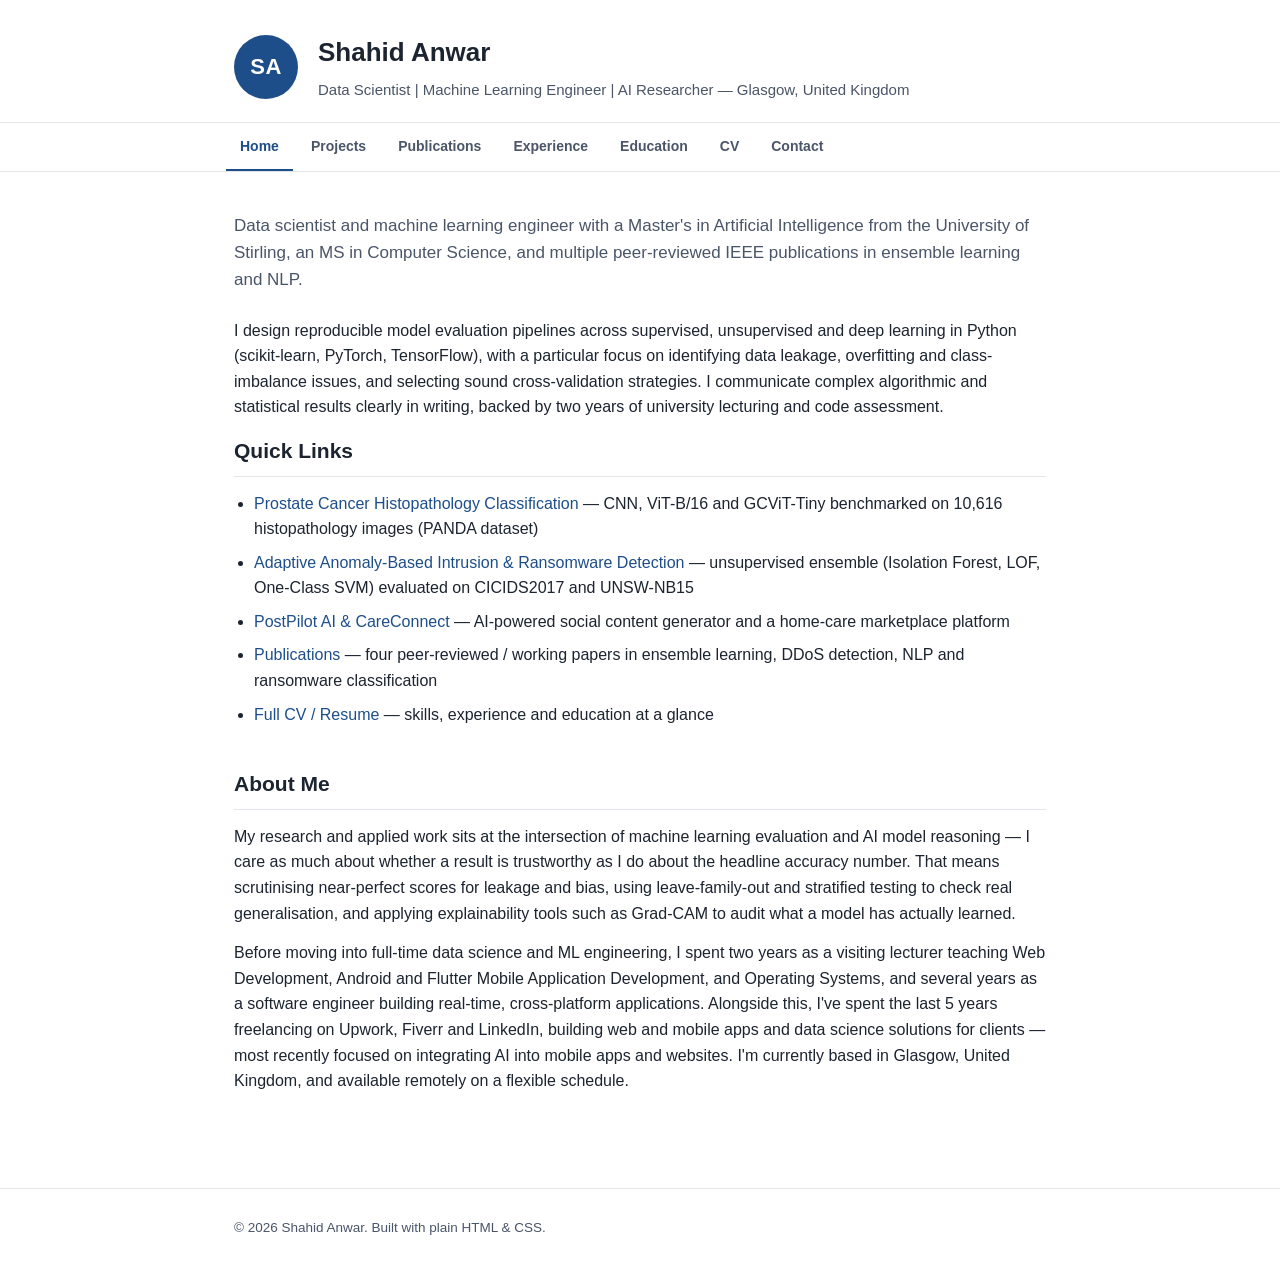
<file: index.html>
<!DOCTYPE html>
<html lang="en">
<head>
<meta charset="UTF-8">
<meta name="viewport" content="width=device-width, initial-scale=1.0">
<title>Shahid Anwar | Data Scientist &amp; Machine Learning Engineer</title>
<meta name="description" content="Shahid Anwar - Data Scientist, Machine Learning Engineer and AI Researcher based in Glasgow, UK.">
<link rel="stylesheet" href="css/style.css">
</head>
<body>
<header class="site-header">
  <div class="header-inner">
    <div class="avatar">SA</div>
    <div class="header-text">
      <h1>Shahid Anwar</h1>
      <p class="role">Data Scientist | Machine Learning Engineer | AI Researcher &mdash; Glasgow, United Kingdom</p>
    </div>
  </div>
  <nav class="site-nav">
    <ul>
      <li><a href="index.html" class="active">Home</a></li>
      <li><a href="projects.html">Projects</a></li>
      <li><a href="publications.html">Publications</a></li>
      <li><a href="experience.html">Experience</a></li>
      <li><a href="education.html">Education</a></li>
      <li><a href="cv.html">CV</a></li>
      <li><a href="contact.html">Contact</a></li>
    </ul>
  </nav>
</header>

<main>
  <div class="wrap">
    <p class="lede">Data scientist and machine learning engineer with a Master's in Artificial Intelligence from the University of Stirling, an MS in Computer Science, and multiple peer-reviewed IEEE publications in ensemble learning and NLP.</p>

    <p>I design reproducible model evaluation pipelines across supervised, unsupervised and deep learning in Python (scikit-learn, PyTorch, TensorFlow), with a particular focus on identifying data leakage, overfitting and class-imbalance issues, and selecting sound cross-validation strategies. I communicate complex algorithmic and statistical results clearly in writing, backed by two years of university lecturing and code assessment.</p>

    <h2>Quick Links</h2>
    <ul class="quick-links">
      <li><a href="projects.html#panda">Prostate Cancer Histopathology Classification</a> &mdash; CNN, ViT-B/16 and GCViT-Tiny benchmarked on 10,616 histopathology images (PANDA dataset)</li>
      <li><a href="projects.html#ids">Adaptive Anomaly-Based Intrusion &amp; Ransomware Detection</a> &mdash; unsupervised ensemble (Isolation Forest, LOF, One-Class SVM) evaluated on CICIDS2017 and UNSW-NB15</li>
      <li><a href="projects.html">PostPilot AI &amp; CareConnect</a> &mdash; AI-powered social content generator and a home-care marketplace platform</li>
      <li><a href="publications.html">Publications</a> &mdash; four peer-reviewed / working papers in ensemble learning, DDoS detection, NLP and ransomware classification</li>
      <li><a href="cv.html">Full CV / Resume</a> &mdash; skills, experience and education at a glance</li>
    </ul>

    <h2>About Me</h2>
    <p>My research and applied work sits at the intersection of machine learning evaluation and AI model reasoning &mdash; I care as much about whether a result is trustworthy as I do about the headline accuracy number. That means scrutinising near-perfect scores for leakage and bias, using leave-family-out and stratified testing to check real generalisation, and applying explainability tools such as Grad-CAM to audit what a model has actually learned.</p>
    <p>Before moving into full-time data science and ML engineering, I spent two years as a visiting lecturer teaching Web Development, Android and Flutter Mobile Application Development, and Operating Systems, and several years as a software engineer building real-time, cross-platform applications. Alongside this, I've spent the last 5 years freelancing on Upwork, Fiverr and LinkedIn, building web and mobile apps and data science solutions for clients &mdash; most recently focused on integrating AI into mobile apps and websites. I'm currently based in Glasgow, United Kingdom, and available remotely on a flexible schedule.</p>
  </div>
</main>

<footer class="site-footer">
  <div class="wrap">
    &copy; <span id="year"></span> Shahid Anwar. Built with plain HTML &amp; CSS.
  </div>
</footer>
<script>document.getElementById('year').textContent = new Date().getFullYear();</script>
</body>
</html>
</file>
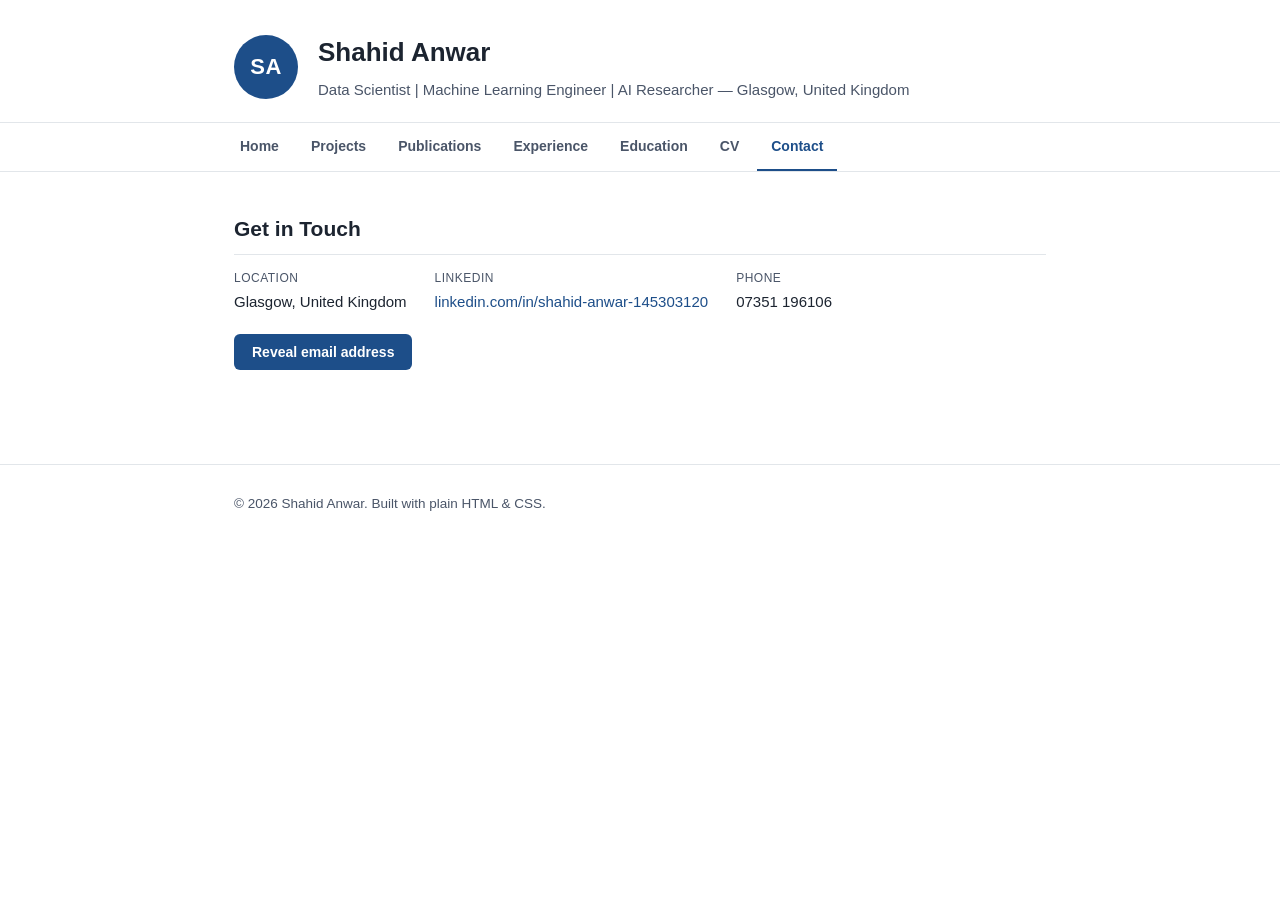
<file: contact.html>
<!DOCTYPE html>
<html lang="en">
<head>
<meta charset="UTF-8">
<meta name="viewport" content="width=device-width, initial-scale=1.0">
<title>Contact | Shahid Anwar</title>
<link rel="stylesheet" href="css/style.css">
</head>
<body>
<header class="site-header">
  <div class="header-inner">
    <div class="avatar">SA</div>
    <div class="header-text">
      <h1>Shahid Anwar</h1>
      <p class="role">Data Scientist | Machine Learning Engineer | AI Researcher &mdash; Glasgow, United Kingdom</p>
    </div>
  </div>
  <nav class="site-nav">
    <ul>
      <li><a href="index.html">Home</a></li>
      <li><a href="projects.html">Projects</a></li>
      <li><a href="publications.html">Publications</a></li>
      <li><a href="experience.html">Experience</a></li>
      <li><a href="education.html">Education</a></li>
      <li><a href="cv.html">CV</a></li>
      <li><a href="contact.html" class="active">Contact</a></li>
    </ul>
  </nav>
</header>

<main>
  <div class="wrap">
    <h2>Get in Touch</h2>

    <div class="contact-row">
      <div>
        <span class="label">Location</span>
        Glasgow, United Kingdom
      </div>
      <div>
        <span class="label">LinkedIn</span>
        <a href="https://www.linkedin.com/in/shahid-anwar-145303120" target="_blank" rel="noopener">linkedin.com/in/shahid-anwar-145303120</a>
      </div>
      <div>
        <span class="label">Phone</span>
        07351 196106
      </div>
    </div>

    <p>
      <button class="btn" id="reveal-btn" type="button">Reveal email address</button>
    </p>
    <div id="email-reveal-box"></div>
  </div>
</main>

<footer class="site-footer">
  <div class="wrap">
    &copy; <span id="year"></span> Shahid Anwar. Built with plain HTML &amp; CSS.
  </div>
</footer>
<script>
  document.getElementById('year').textContent = new Date().getFullYear();

  document.getElementById('reveal-btn').addEventListener('click', function () {
    var user = 'shahidanwarrr';
    var domain = 'gmail.com';
    var addr = user + '@' + domain;
    var box = document.getElementById('email-reveal-box');
    box.innerHTML = '<a href="mailto:' + addr + '">' + addr + '</a>';
    this.style.display = 'none';
  });
</script>
</body>
</html>
</file>
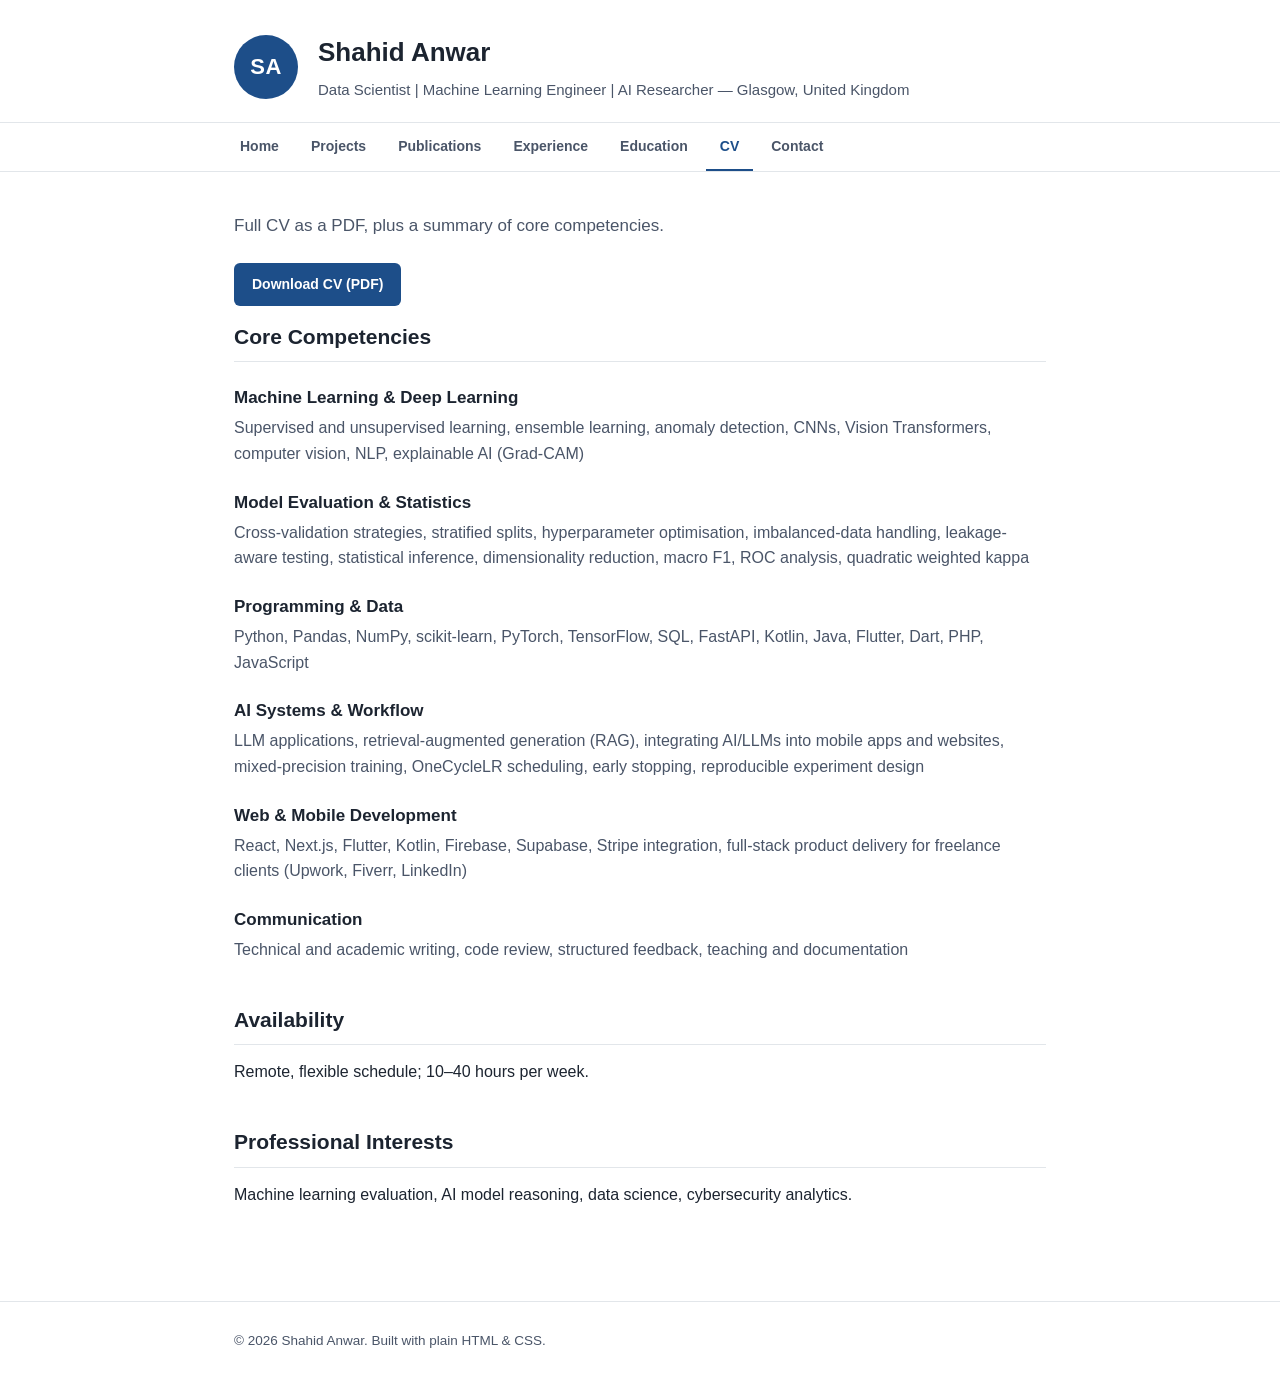
<file: cv.html>
<!DOCTYPE html>
<html lang="en">
<head>
<meta charset="UTF-8">
<meta name="viewport" content="width=device-width, initial-scale=1.0">
<title>CV | Shahid Anwar</title>
<link rel="stylesheet" href="css/style.css">
</head>
<body>
<header class="site-header">
  <div class="header-inner">
    <div class="avatar">SA</div>
    <div class="header-text">
      <h1>Shahid Anwar</h1>
      <p class="role">Data Scientist | Machine Learning Engineer | AI Researcher &mdash; Glasgow, United Kingdom</p>
    </div>
  </div>
  <nav class="site-nav">
    <ul>
      <li><a href="index.html">Home</a></li>
      <li><a href="projects.html">Projects</a></li>
      <li><a href="publications.html">Publications</a></li>
      <li><a href="experience.html">Experience</a></li>
      <li><a href="education.html">Education</a></li>
      <li><a href="cv.html" class="active">CV</a></li>
      <li><a href="contact.html">Contact</a></li>
    </ul>
  </nav>
</header>

<main>
  <div class="wrap">
    <p class="lede">Full CV as a PDF, plus a summary of core competencies.</p>
    <p><a class="btn" href="assets/Shahid_Anwar_CV.pdf" download>Download CV (PDF)</a></p>

    <h2>Core Competencies</h2>

    <div class="skill-group">
      <h3>Machine Learning &amp; Deep Learning</h3>
      <p>Supervised and unsupervised learning, ensemble learning, anomaly detection, CNNs, Vision Transformers, computer vision, NLP, explainable AI (Grad-CAM)</p>
    </div>

    <div class="skill-group">
      <h3>Model Evaluation &amp; Statistics</h3>
      <p>Cross-validation strategies, stratified splits, hyperparameter optimisation, imbalanced-data handling, leakage-aware testing, statistical inference, dimensionality reduction, macro F1, ROC analysis, quadratic weighted kappa</p>
    </div>

    <div class="skill-group">
      <h3>Programming &amp; Data</h3>
      <p>Python, Pandas, NumPy, scikit-learn, PyTorch, TensorFlow, SQL, FastAPI, Kotlin, Java, Flutter, Dart, PHP, JavaScript</p>
    </div>

    <div class="skill-group">
      <h3>AI Systems &amp; Workflow</h3>
      <p>LLM applications, retrieval-augmented generation (RAG), integrating AI/LLMs into mobile apps and websites, mixed-precision training, OneCycleLR scheduling, early stopping, reproducible experiment design</p>
    </div>

    <div class="skill-group">
      <h3>Web &amp; Mobile Development</h3>
      <p>React, Next.js, Flutter, Kotlin, Firebase, Supabase, Stripe integration, full-stack product delivery for freelance clients (Upwork, Fiverr, LinkedIn)</p>
    </div>

    <div class="skill-group">
      <h3>Communication</h3>
      <p>Technical and academic writing, code review, structured feedback, teaching and documentation</p>
    </div>

    <h2>Availability</h2>
    <p>Remote, flexible schedule; 10&ndash;40 hours per week.</p>

    <h2>Professional Interests</h2>
    <p>Machine learning evaluation, AI model reasoning, data science, cybersecurity analytics.</p>
  </div>
</main>

<footer class="site-footer">
  <div class="wrap">
    &copy; <span id="year"></span> Shahid Anwar. Built with plain HTML &amp; CSS.
  </div>
</footer>
<script>document.getElementById('year').textContent = new Date().getFullYear();</script>
</body>
</html>
</file>
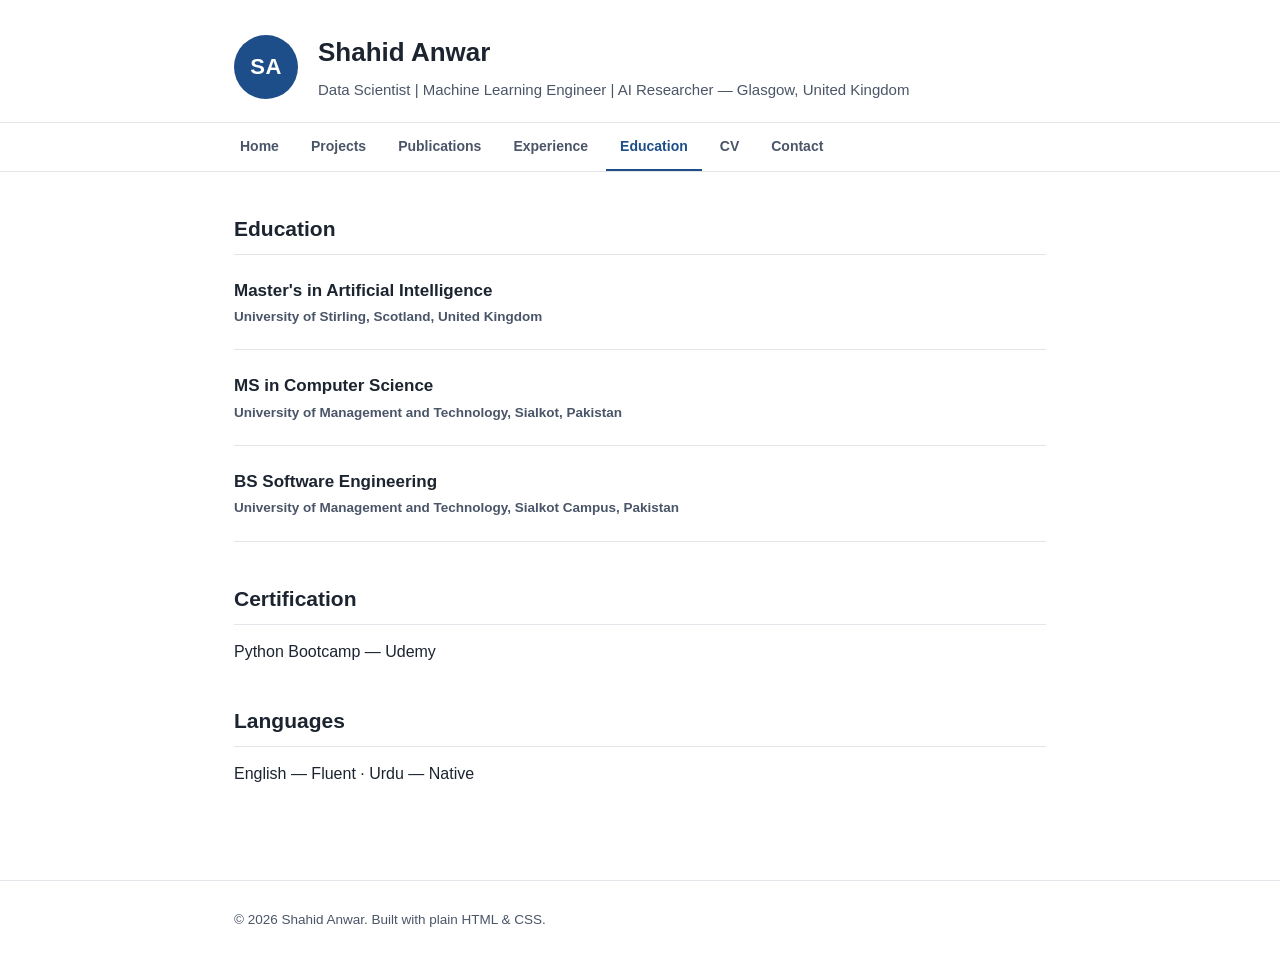
<file: education.html>
<!DOCTYPE html>
<html lang="en">
<head>
<meta charset="UTF-8">
<meta name="viewport" content="width=device-width, initial-scale=1.0">
<title>Education | Shahid Anwar</title>
<link rel="stylesheet" href="css/style.css">
</head>
<body>
<header class="site-header">
  <div class="header-inner">
    <div class="avatar">SA</div>
    <div class="header-text">
      <h1>Shahid Anwar</h1>
      <p class="role">Data Scientist | Machine Learning Engineer | AI Researcher &mdash; Glasgow, United Kingdom</p>
    </div>
  </div>
  <nav class="site-nav">
    <ul>
      <li><a href="index.html">Home</a></li>
      <li><a href="projects.html">Projects</a></li>
      <li><a href="publications.html">Publications</a></li>
      <li><a href="experience.html">Experience</a></li>
      <li><a href="education.html" class="active">Education</a></li>
      <li><a href="cv.html">CV</a></li>
      <li><a href="contact.html">Contact</a></li>
    </ul>
  </nav>
</header>

<main>
  <div class="wrap">
    <h2>Education</h2>

    <div class="job">
      <h3>Master's in Artificial Intelligence</h3>
      <div class="when">University of Stirling, Scotland, United Kingdom</div>
    </div>

    <div class="job">
      <h3>MS in Computer Science</h3>
      <div class="when">University of Management and Technology, Sialkot, Pakistan</div>
    </div>

    <div class="job">
      <h3>BS Software Engineering</h3>
      <div class="when">University of Management and Technology, Sialkot Campus, Pakistan</div>
    </div>

    <h2>Certification</h2>
    <p>Python Bootcamp &mdash; Udemy</p>

    <h2>Languages</h2>
    <p>English &mdash; Fluent &middot; Urdu &mdash; Native</p>
  </div>
</main>

<footer class="site-footer">
  <div class="wrap">
    &copy; <span id="year"></span> Shahid Anwar. Built with plain HTML &amp; CSS.
  </div>
</footer>
<script>document.getElementById('year').textContent = new Date().getFullYear();</script>
</body>
</html>
</file>
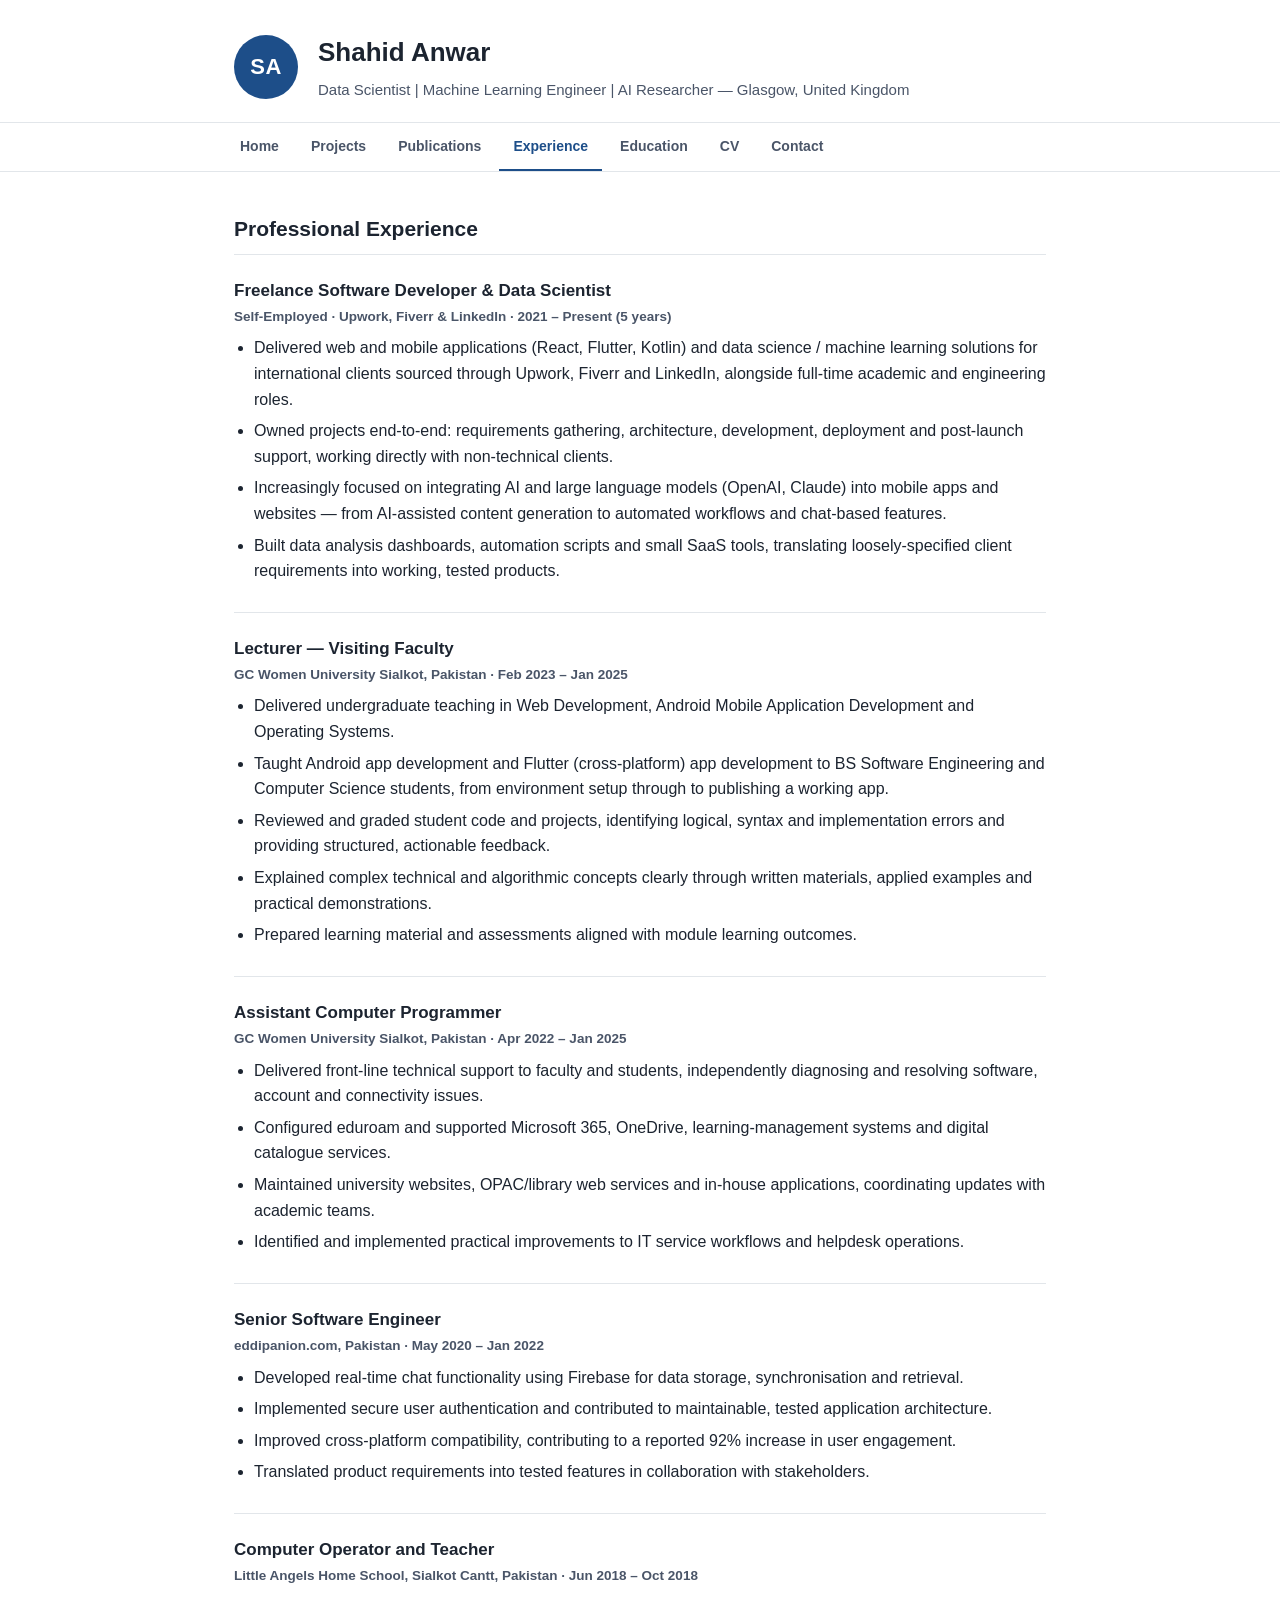
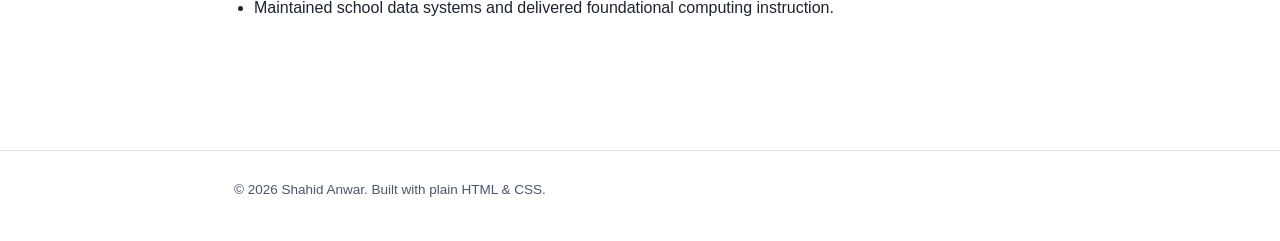
<file: experience.html>
<!DOCTYPE html>
<html lang="en">
<head>
<meta charset="UTF-8">
<meta name="viewport" content="width=device-width, initial-scale=1.0">
<title>Experience | Shahid Anwar</title>
<link rel="stylesheet" href="css/style.css">
</head>
<body>
<header class="site-header">
  <div class="header-inner">
    <div class="avatar">SA</div>
    <div class="header-text">
      <h1>Shahid Anwar</h1>
      <p class="role">Data Scientist | Machine Learning Engineer | AI Researcher &mdash; Glasgow, United Kingdom</p>
    </div>
  </div>
  <nav class="site-nav">
    <ul>
      <li><a href="index.html">Home</a></li>
      <li><a href="projects.html">Projects</a></li>
      <li><a href="publications.html">Publications</a></li>
      <li><a href="experience.html" class="active">Experience</a></li>
      <li><a href="education.html">Education</a></li>
      <li><a href="cv.html">CV</a></li>
      <li><a href="contact.html">Contact</a></li>
    </ul>
  </nav>
</header>

<main>
  <div class="wrap">
    <h2>Professional Experience</h2>

    <div class="job">
      <h3>Freelance Software Developer &amp; Data Scientist</h3>
      <div class="when">Self-Employed &middot; Upwork, Fiverr &amp; LinkedIn &middot; 2021 &ndash; Present (5 years)</div>
      <ul class="bullets">
        <li>Delivered web and mobile applications (React, Flutter, Kotlin) and data science / machine learning solutions for international clients sourced through Upwork, Fiverr and LinkedIn, alongside full-time academic and engineering roles.</li>
        <li>Owned projects end-to-end: requirements gathering, architecture, development, deployment and post-launch support, working directly with non-technical clients.</li>
        <li>Increasingly focused on integrating AI and large language models (OpenAI, Claude) into mobile apps and websites &mdash; from AI-assisted content generation to automated workflows and chat-based features.</li>
        <li>Built data analysis dashboards, automation scripts and small SaaS tools, translating loosely-specified client requirements into working, tested products.</li>
      </ul>
    </div>

    <div class="job">
      <h3>Lecturer &mdash; Visiting Faculty</h3>
      <div class="when">GC Women University Sialkot, Pakistan &middot; Feb 2023 &ndash; Jan 2025</div>
      <ul class="bullets">
        <li>Delivered undergraduate teaching in Web Development, Android Mobile Application Development and Operating Systems.</li>
        <li>Taught Android app development and Flutter (cross-platform) app development to BS Software Engineering and Computer Science students, from environment setup through to publishing a working app.</li>
        <li>Reviewed and graded student code and projects, identifying logical, syntax and implementation errors and providing structured, actionable feedback.</li>
        <li>Explained complex technical and algorithmic concepts clearly through written materials, applied examples and practical demonstrations.</li>
        <li>Prepared learning material and assessments aligned with module learning outcomes.</li>
      </ul>
    </div>

    <div class="job">
      <h3>Assistant Computer Programmer</h3>
      <div class="when">GC Women University Sialkot, Pakistan &middot; Apr 2022 &ndash; Jan 2025</div>
      <ul class="bullets">
        <li>Delivered front-line technical support to faculty and students, independently diagnosing and resolving software, account and connectivity issues.</li>
        <li>Configured eduroam and supported Microsoft 365, OneDrive, learning-management systems and digital catalogue services.</li>
        <li>Maintained university websites, OPAC/library web services and in-house applications, coordinating updates with academic teams.</li>
        <li>Identified and implemented practical improvements to IT service workflows and helpdesk operations.</li>
      </ul>
    </div>

    <div class="job">
      <h3>Senior Software Engineer</h3>
      <div class="when">eddipanion.com, Pakistan &middot; May 2020 &ndash; Jan 2022</div>
      <ul class="bullets">
        <li>Developed real-time chat functionality using Firebase for data storage, synchronisation and retrieval.</li>
        <li>Implemented secure user authentication and contributed to maintainable, tested application architecture.</li>
        <li>Improved cross-platform compatibility, contributing to a reported 92% increase in user engagement.</li>
        <li>Translated product requirements into tested features in collaboration with stakeholders.</li>
      </ul>
    </div>

    <div class="job">
      <h3>Computer Operator and Teacher</h3>
      <div class="when">Little Angels Home School, Sialkot Cantt, Pakistan &middot; Jun 2018 &ndash; Oct 2018</div>
      <ul class="bullets">
        <li>Maintained school data systems and delivered foundational computing instruction.</li>
      </ul>
    </div>
  </div>
</main>

<footer class="site-footer">
  <div class="wrap">
    &copy; <span id="year"></span> Shahid Anwar. Built with plain HTML &amp; CSS.
  </div>
</footer>
<script>document.getElementById('year').textContent = new Date().getFullYear();</script>
</body>
</html>
</file>
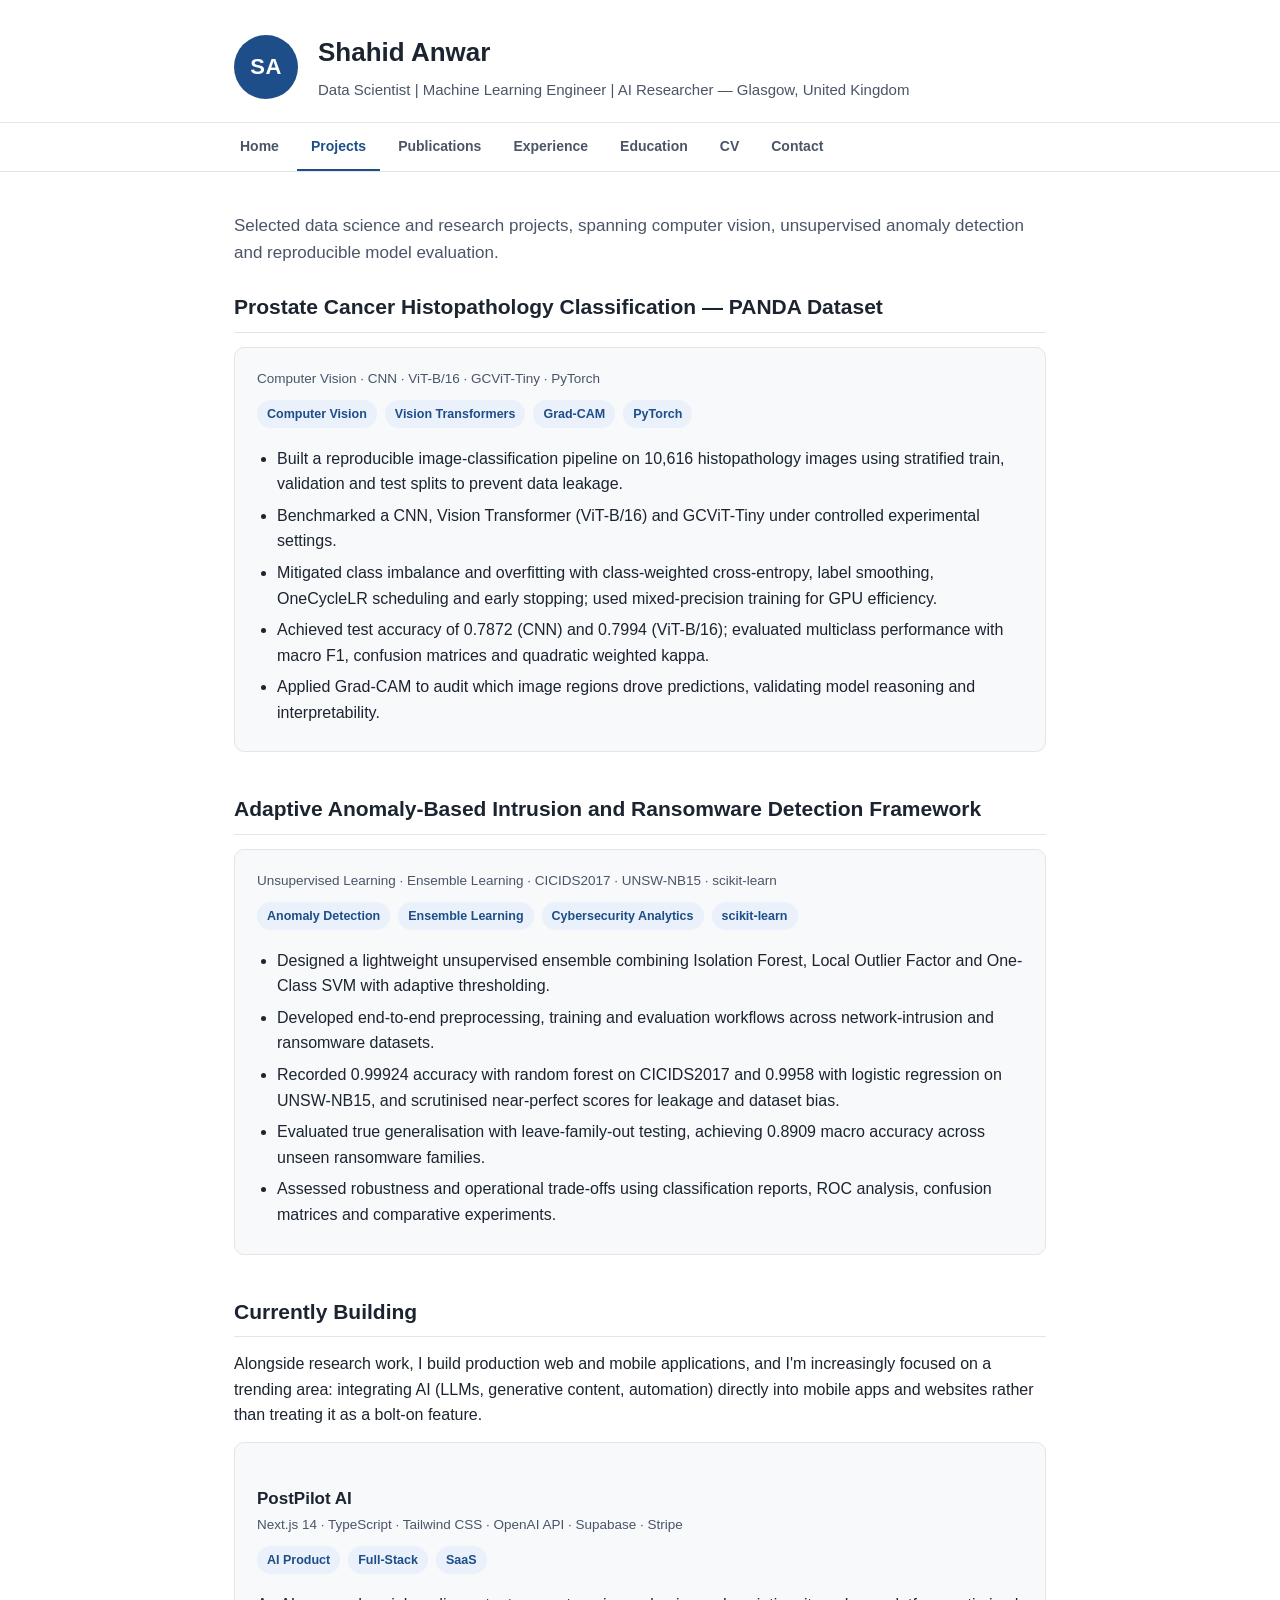
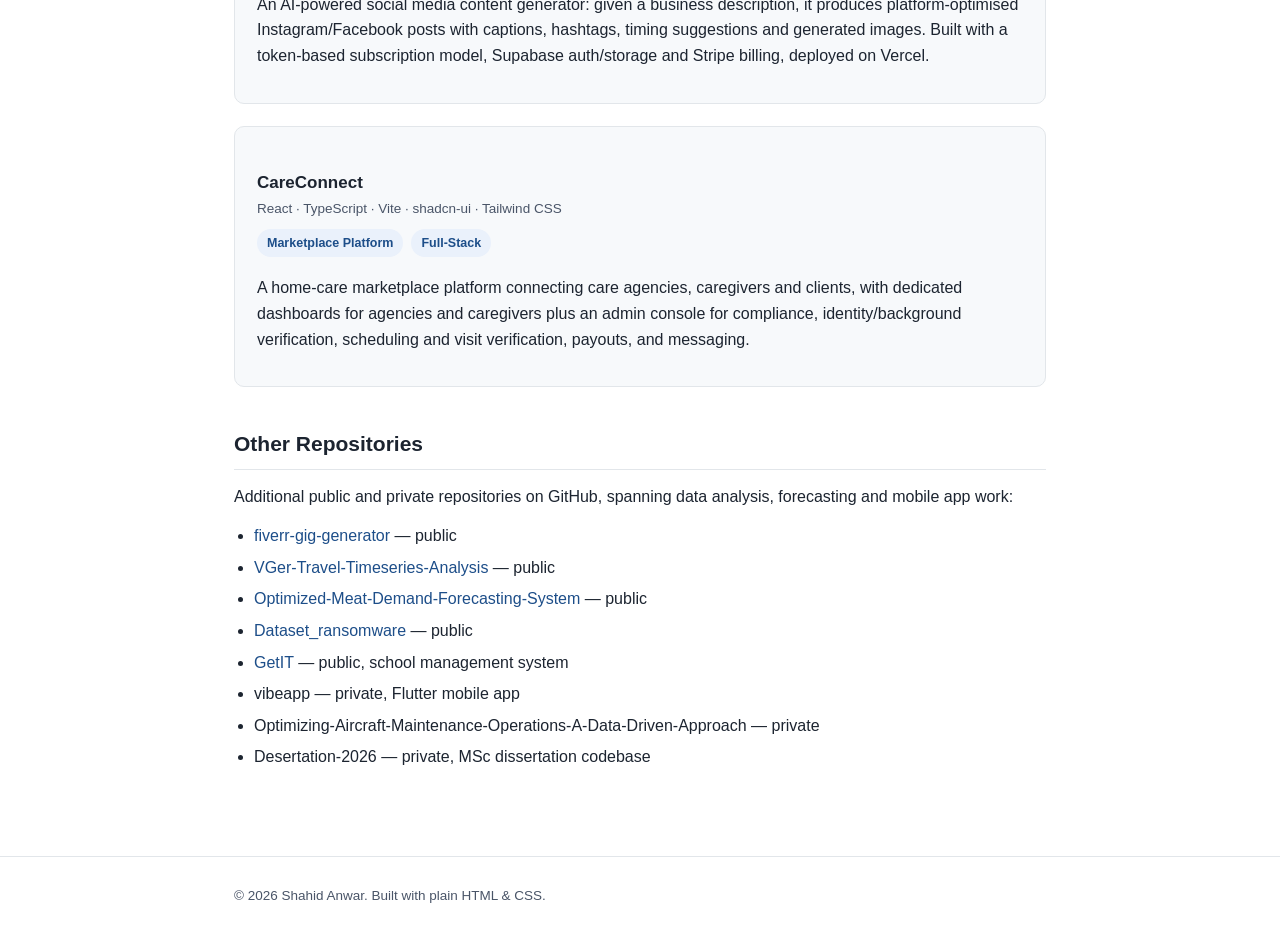
<file: projects.html>
<!DOCTYPE html>
<html lang="en">
<head>
<meta charset="UTF-8">
<meta name="viewport" content="width=device-width, initial-scale=1.0">
<title>Projects | Shahid Anwar</title>
<link rel="stylesheet" href="css/style.css">
</head>
<body>
<header class="site-header">
  <div class="header-inner">
    <div class="avatar">SA</div>
    <div class="header-text">
      <h1>Shahid Anwar</h1>
      <p class="role">Data Scientist | Machine Learning Engineer | AI Researcher &mdash; Glasgow, United Kingdom</p>
    </div>
  </div>
  <nav class="site-nav">
    <ul>
      <li><a href="index.html">Home</a></li>
      <li><a href="projects.html" class="active">Projects</a></li>
      <li><a href="publications.html">Publications</a></li>
      <li><a href="experience.html">Experience</a></li>
      <li><a href="education.html">Education</a></li>
      <li><a href="cv.html">CV</a></li>
      <li><a href="contact.html">Contact</a></li>
    </ul>
  </nav>
</header>

<main>
  <div class="wrap">
    <p class="lede">Selected data science and research projects, spanning computer vision, unsupervised anomaly detection and reproducible model evaluation.</p>

    <h2 id="panda">Prostate Cancer Histopathology Classification &mdash; PANDA Dataset</h2>
    <div class="card">
      <div class="meta">Computer Vision &middot; CNN &middot; ViT-B/16 &middot; GCViT-Tiny &middot; PyTorch</div>
      <div class="tag-row">
        <span class="tag">Computer Vision</span>
        <span class="tag">Vision Transformers</span>
        <span class="tag">Grad-CAM</span>
        <span class="tag">PyTorch</span>
      </div>
      <ul class="bullets">
        <li>Built a reproducible image-classification pipeline on 10,616 histopathology images using stratified train, validation and test splits to prevent data leakage.</li>
        <li>Benchmarked a CNN, Vision Transformer (ViT-B/16) and GCViT-Tiny under controlled experimental settings.</li>
        <li>Mitigated class imbalance and overfitting with class-weighted cross-entropy, label smoothing, OneCycleLR scheduling and early stopping; used mixed-precision training for GPU efficiency.</li>
        <li>Achieved test accuracy of 0.7872 (CNN) and 0.7994 (ViT-B/16); evaluated multiclass performance with macro F1, confusion matrices and quadratic weighted kappa.</li>
        <li>Applied Grad-CAM to audit which image regions drove predictions, validating model reasoning and interpretability.</li>
      </ul>
    </div>

    <h2 id="ids">Adaptive Anomaly-Based Intrusion and Ransomware Detection Framework</h2>
    <div class="card">
      <div class="meta">Unsupervised Learning &middot; Ensemble Learning &middot; CICIDS2017 &middot; UNSW-NB15 &middot; scikit-learn</div>
      <div class="tag-row">
        <span class="tag">Anomaly Detection</span>
        <span class="tag">Ensemble Learning</span>
        <span class="tag">Cybersecurity Analytics</span>
        <span class="tag">scikit-learn</span>
      </div>
      <ul class="bullets">
        <li>Designed a lightweight unsupervised ensemble combining Isolation Forest, Local Outlier Factor and One-Class SVM with adaptive thresholding.</li>
        <li>Developed end-to-end preprocessing, training and evaluation workflows across network-intrusion and ransomware datasets.</li>
        <li>Recorded 0.99924 accuracy with random forest on CICIDS2017 and 0.9958 with logistic regression on UNSW-NB15, and scrutinised near-perfect scores for leakage and dataset bias.</li>
        <li>Evaluated true generalisation with leave-family-out testing, achieving 0.8909 macro accuracy across unseen ransomware families.</li>
        <li>Assessed robustness and operational trade-offs using classification reports, ROC analysis, confusion matrices and comparative experiments.</li>
      </ul>
    </div>

    <h2>Currently Building</h2>
    <p>Alongside research work, I build production web and mobile applications, and I'm increasingly focused on a trending area: integrating AI (LLMs, generative content, automation) directly into mobile apps and websites rather than treating it as a bolt-on feature.</p>

    <div class="card">
      <h3>PostPilot AI</h3>
      <div class="meta">Next.js 14 &middot; TypeScript &middot; Tailwind CSS &middot; OpenAI API &middot; Supabase &middot; Stripe</div>
      <div class="tag-row">
        <span class="tag">AI Product</span>
        <span class="tag">Full-Stack</span>
        <span class="tag">SaaS</span>
      </div>
      <p>An AI-powered social media content generator: given a business description, it produces platform-optimised Instagram/Facebook posts with captions, hashtags, timing suggestions and generated images. Built with a token-based subscription model, Supabase auth/storage and Stripe billing, deployed on Vercel.</p>
    </div>

    <div class="card">
      <h3>CareConnect</h3>
      <div class="meta">React &middot; TypeScript &middot; Vite &middot; shadcn-ui &middot; Tailwind CSS</div>
      <div class="tag-row">
        <span class="tag">Marketplace Platform</span>
        <span class="tag">Full-Stack</span>
      </div>
      <p>A home-care marketplace platform connecting care agencies, caregivers and clients, with dedicated dashboards for agencies and caregivers plus an admin console for compliance, identity/background verification, scheduling and visit verification, payouts, and messaging.</p>
    </div>

    <h2>Other Repositories</h2>
    <p>Additional public and private repositories on GitHub, spanning data analysis, forecasting and mobile app work:</p>
    <ul class="bullets">
      <li><a href="https://github.com/shahidAnwarrr/fiverr-gig-generator" target="_blank" rel="noopener">fiverr-gig-generator</a> &mdash; public</li>
      <li><a href="https://github.com/shahidAnwarrr/VGer-Travel-Timeseries-Analysis" target="_blank" rel="noopener">VGer-Travel-Timeseries-Analysis</a> &mdash; public</li>
      <li><a href="https://github.com/shahidAnwarrr/Optimized-Meat-Demand-Forecasting-System" target="_blank" rel="noopener">Optimized-Meat-Demand-Forecasting-System</a> &mdash; public</li>
      <li><a href="https://github.com/shahidAnwarrr/Dataset_ransomware" target="_blank" rel="noopener">Dataset_ransomware</a> &mdash; public</li>
      <li><a href="https://github.com/shahidAnwarrr/GetIT" target="_blank" rel="noopener">GetIT</a> &mdash; public, school management system</li>
      <li>vibeapp &mdash; private, Flutter mobile app</li>
      <li>Optimizing-Aircraft-Maintenance-Operations-A-Data-Driven-Approach &mdash; private</li>
      <li>Desertation-2026 &mdash; private, MSc dissertation codebase</li>
    </ul>
  </div>
</main>

<footer class="site-footer">
  <div class="wrap">
    &copy; <span id="year"></span> Shahid Anwar. Built with plain HTML &amp; CSS.
  </div>
</footer>
<script>document.getElementById('year').textContent = new Date().getFullYear();</script>
</body>
</html>
</file>
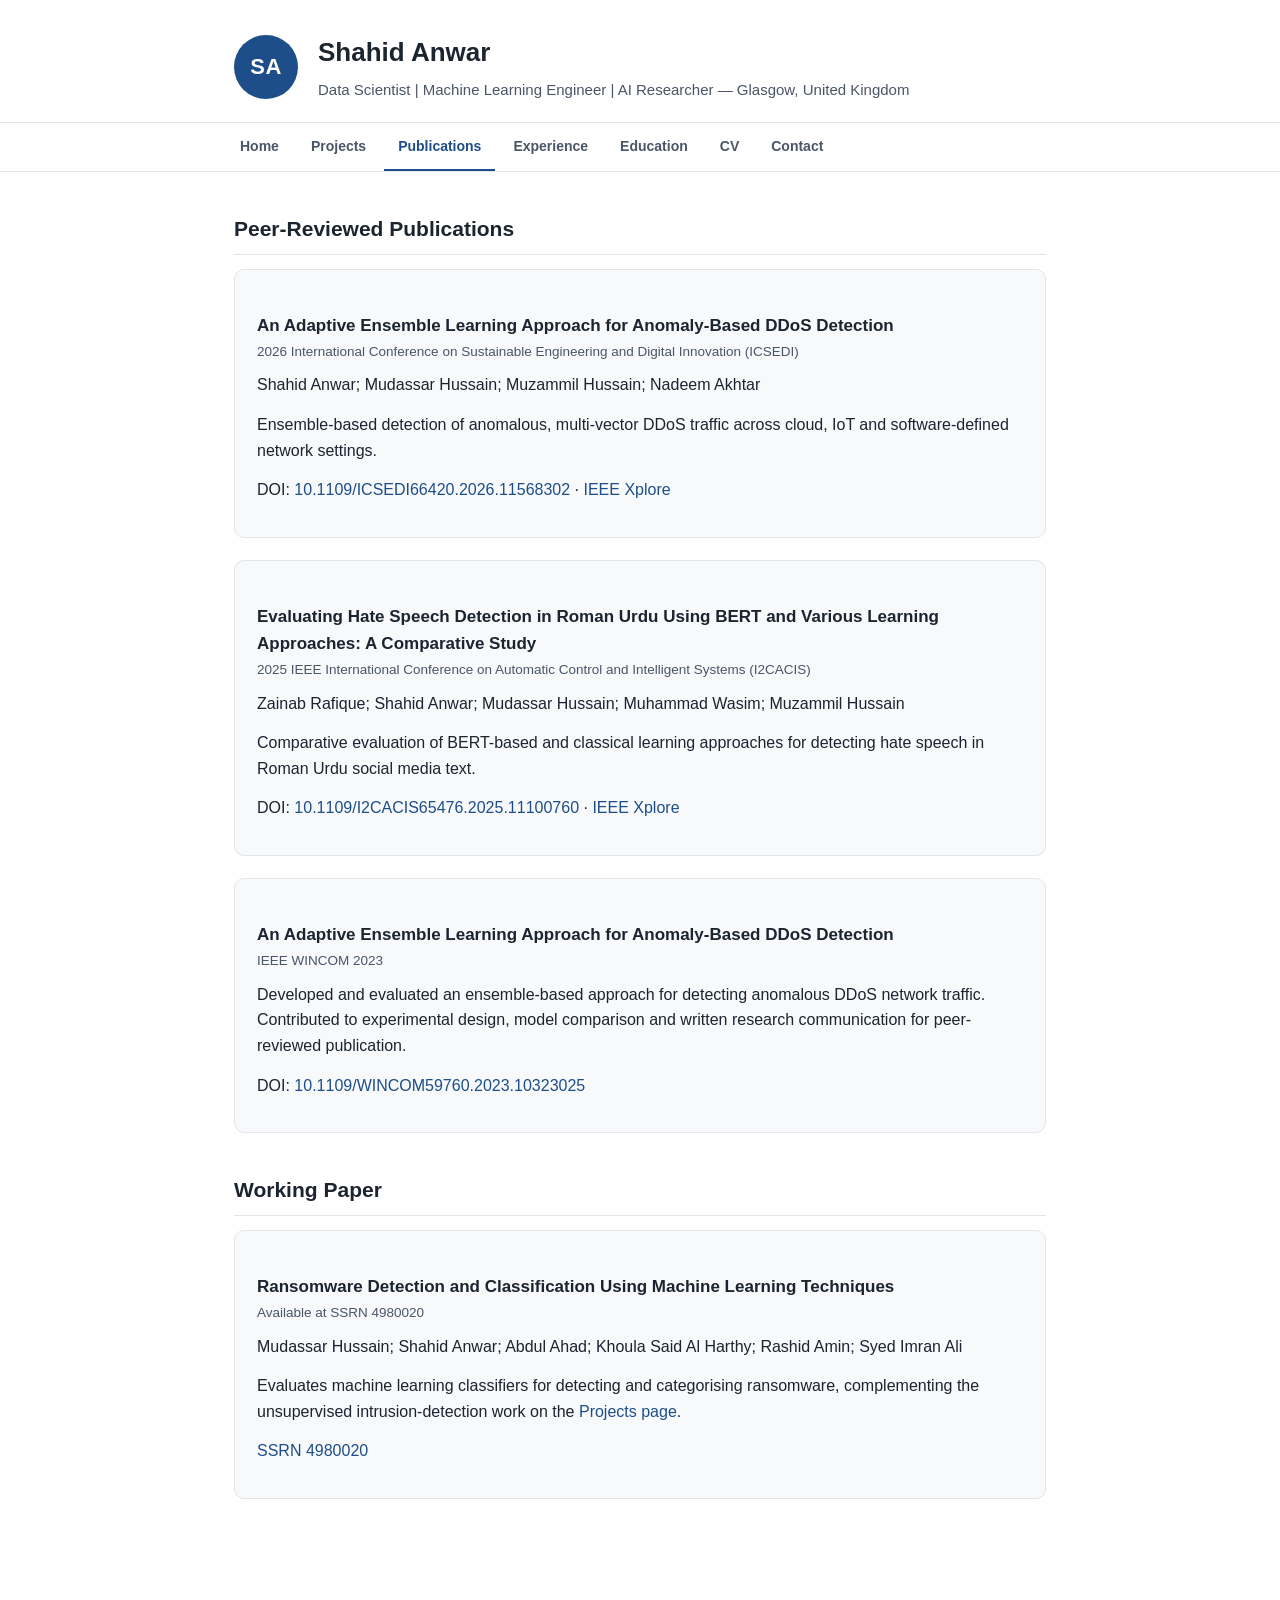
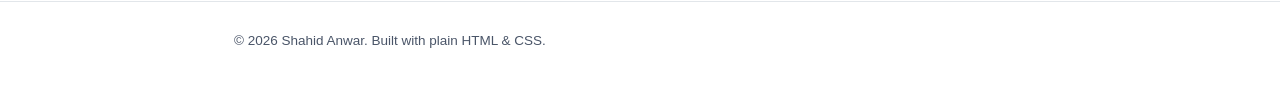
<file: publications.html>
<!DOCTYPE html>
<html lang="en">
<head>
<meta charset="UTF-8">
<meta name="viewport" content="width=device-width, initial-scale=1.0">
<title>Publications | Shahid Anwar</title>
<link rel="stylesheet" href="css/style.css">
</head>
<body>
<header class="site-header">
  <div class="header-inner">
    <div class="avatar">SA</div>
    <div class="header-text">
      <h1>Shahid Anwar</h1>
      <p class="role">Data Scientist | Machine Learning Engineer | AI Researcher &mdash; Glasgow, United Kingdom</p>
    </div>
  </div>
  <nav class="site-nav">
    <ul>
      <li><a href="index.html">Home</a></li>
      <li><a href="projects.html">Projects</a></li>
      <li><a href="publications.html" class="active">Publications</a></li>
      <li><a href="experience.html">Experience</a></li>
      <li><a href="education.html">Education</a></li>
      <li><a href="cv.html">CV</a></li>
      <li><a href="contact.html">Contact</a></li>
    </ul>
  </nav>
</header>

<main>
  <div class="wrap">
    <h2>Peer-Reviewed Publications</h2>

    <div class="card">
      <h3>An Adaptive Ensemble Learning Approach for Anomaly-Based DDoS Detection</h3>
      <div class="meta">2026 International Conference on Sustainable Engineering and Digital Innovation (ICSEDI)</div>
      <p>Shahid Anwar; Mudassar Hussain; Muzammil Hussain; Nadeem Akhtar</p>
      <p>Ensemble-based detection of anomalous, multi-vector DDoS traffic across cloud, IoT and software-defined network settings.</p>
      <p>DOI: <a href="https://doi.org/10.1109/ICSEDI66420.2026.11568302" target="_blank" rel="noopener">10.1109/ICSEDI66420.2026.11568302</a> &middot; <a href="https://ieeexplore.ieee.org/abstract/document/11568302" target="_blank" rel="noopener">IEEE Xplore</a></p>
    </div>

    <div class="card">
      <h3>Evaluating Hate Speech Detection in Roman Urdu Using BERT and Various Learning Approaches: A Comparative Study</h3>
      <div class="meta">2025 IEEE International Conference on Automatic Control and Intelligent Systems (I2CACIS)</div>
      <p>Zainab Rafique; Shahid Anwar; Mudassar Hussain; Muhammad Wasim; Muzammil Hussain</p>
      <p>Comparative evaluation of BERT-based and classical learning approaches for detecting hate speech in Roman Urdu social media text.</p>
      <p>DOI: <a href="https://doi.org/10.1109/I2CACIS65476.2025.11100760" target="_blank" rel="noopener">10.1109/I2CACIS65476.2025.11100760</a> &middot; <a href="https://ieeexplore.ieee.org/abstract/document/11100760" target="_blank" rel="noopener">IEEE Xplore</a></p>
    </div>

    <div class="card">
      <h3>An Adaptive Ensemble Learning Approach for Anomaly-Based DDoS Detection</h3>
      <div class="meta">IEEE WINCOM 2023</div>
      <p>Developed and evaluated an ensemble-based approach for detecting anomalous DDoS network traffic. Contributed to experimental design, model comparison and written research communication for peer-reviewed publication.</p>
      <p>DOI: <a href="https://doi.org/10.1109/WINCOM59760.2023.10323025" target="_blank" rel="noopener">10.1109/WINCOM59760.2023.10323025</a></p>
    </div>

    <h2>Working Paper</h2>
    <div class="card">
      <h3>Ransomware Detection and Classification Using Machine Learning Techniques</h3>
      <div class="meta">Available at SSRN 4980020</div>
      <p>Mudassar Hussain; Shahid Anwar; Abdul Ahad; Khoula Said Al Harthy; Rashid Amin; Syed Imran Ali</p>
      <p>Evaluates machine learning classifiers for detecting and categorising ransomware, complementing the unsupervised intrusion-detection work on the <a href="projects.html#ids">Projects page</a>.</p>
      <p><a href="https://ssrn.com/abstract=4980020" target="_blank" rel="noopener">SSRN 4980020</a></p>
    </div>
  </div>
</main>

<footer class="site-footer">
  <div class="wrap">
    &copy; <span id="year"></span> Shahid Anwar. Built with plain HTML &amp; CSS.
  </div>
</footer>
<script>document.getElementById('year').textContent = new Date().getFullYear();</script>
</body>
</html>
</file>
<file: css/style.css>
:root {
  --ink: #1c2430;
  --ink-soft: #4a5568;
  --line: #e2e6ea;
  --accent: #1d4e89;
  --accent-soft: #eaf1fb;
  --bg: #ffffff;
  --bg-alt: #f7f9fb;
  --max: 860px;
}

* { box-sizing: border-box; }

html { scroll-behavior: smooth; }

body {
  margin: 0;
  font-family: -apple-system, "Segoe UI", Helvetica, Arial, sans-serif;
  color: var(--ink);
  background: var(--bg);
  line-height: 1.6;
  font-size: 16px;
}

a { color: var(--accent); text-decoration: none; }
a:hover { text-decoration: underline; }

.wrap { max-width: var(--max); margin: 0 auto; padding: 0 24px; }

header.site-header {
  border-bottom: 1px solid var(--line);
  background: var(--bg);
}

.header-inner {
  display: flex;
  align-items: center;
  gap: 20px;
  padding: 32px 24px 20px;
  max-width: var(--max);
  margin: 0 auto;
}

.avatar {
  width: 64px;
  height: 64px;
  border-radius: 50%;
  background: var(--accent);
  color: #fff;
  display: flex;
  align-items: center;
  justify-content: center;
  font-weight: 600;
  font-size: 22px;
  letter-spacing: 0.5px;
  flex-shrink: 0;
}

.header-text h1 {
  margin: 0 0 4px;
  font-size: 26px;
  font-weight: 700;
}

.header-text p.role {
  margin: 0;
  color: var(--ink-soft);
  font-size: 15px;
}

nav.site-nav {
  border-top: 1px solid var(--line);
}

nav.site-nav ul {
  list-style: none;
  display: flex;
  flex-wrap: wrap;
  gap: 4px;
  margin: 0;
  padding: 0 16px;
  max-width: var(--max);
  margin: 0 auto;
}

nav.site-nav a {
  display: inline-block;
  padding: 12px 14px;
  color: var(--ink-soft);
  font-size: 14px;
  font-weight: 600;
  border-bottom: 2px solid transparent;
}

nav.site-nav a:hover {
  color: var(--accent);
  text-decoration: none;
}

nav.site-nav a.active {
  color: var(--accent);
  border-bottom-color: var(--accent);
}

main { padding: 40px 0 80px; }

main h2 {
  font-size: 21px;
  margin: 40px 0 14px;
  padding-bottom: 8px;
  border-bottom: 1px solid var(--line);
}
main h2:first-of-type { margin-top: 0; }

main h3 { font-size: 17px; margin: 22px 0 2px; }

p { margin: 0 0 14px; }

.lede {
  font-size: 17px;
  color: var(--ink-soft);
  margin-bottom: 24px;
}

.tag-row {
  display: flex;
  flex-wrap: wrap;
  gap: 8px;
  margin: 4px 0 18px;
}

.tag {
  background: var(--accent-soft);
  color: var(--accent);
  font-size: 12.5px;
  font-weight: 600;
  padding: 4px 10px;
  border-radius: 20px;
}

ul.bullets { margin: 8px 0 0; padding-left: 20px; }
ul.bullets li { margin-bottom: 6px; }

.quick-links { margin: 0; padding-left: 20px; }
.quick-links li { margin-bottom: 8px; }

.card {
  background: var(--bg-alt);
  border: 1px solid var(--line);
  border-radius: 10px;
  padding: 20px 22px;
  margin-bottom: 22px;
}

.card .meta {
  color: var(--ink-soft);
  font-size: 13.5px;
  margin-bottom: 10px;
}

.job {
  padding-bottom: 22px;
  margin-bottom: 22px;
  border-bottom: 1px solid var(--line);
}
.job:last-child { border-bottom: none; }

.job .when {
  color: var(--ink-soft);
  font-size: 13.5px;
  font-weight: 600;
}

.skill-group { margin-bottom: 16px; }
.skill-group h3 { margin-bottom: 4px; }
.skill-group p { color: var(--ink-soft); margin-bottom: 0; }

.btn {
  display: inline-block;
  background: var(--accent);
  color: #fff;
  font-weight: 600;
  font-size: 14px;
  padding: 10px 18px;
  border-radius: 6px;
  border: none;
  cursor: pointer;
}
.btn:hover { background: #163e6d; text-decoration: none; }

.contact-row {
  display: flex;
  flex-wrap: wrap;
  gap: 10px 28px;
  margin: 4px 0 20px;
}
.contact-row div { font-size: 15px; }
.contact-row span.label {
  display: block;
  font-size: 12px;
  text-transform: uppercase;
  letter-spacing: 0.5px;
  color: var(--ink-soft);
  margin-bottom: 2px;
}

#email-reveal-box { margin-top: 6px; font-size: 15px; }

footer.site-footer {
  border-top: 1px solid var(--line);
  padding: 28px 0 40px;
  color: var(--ink-soft);
  font-size: 13.5px;
}

@media (max-width: 560px) {
  .header-inner { padding: 24px 20px 14px; }
  nav.site-nav ul { padding: 0 8px; }
  nav.site-nav a { padding: 10px 9px; font-size: 13px; }
}
</file>
